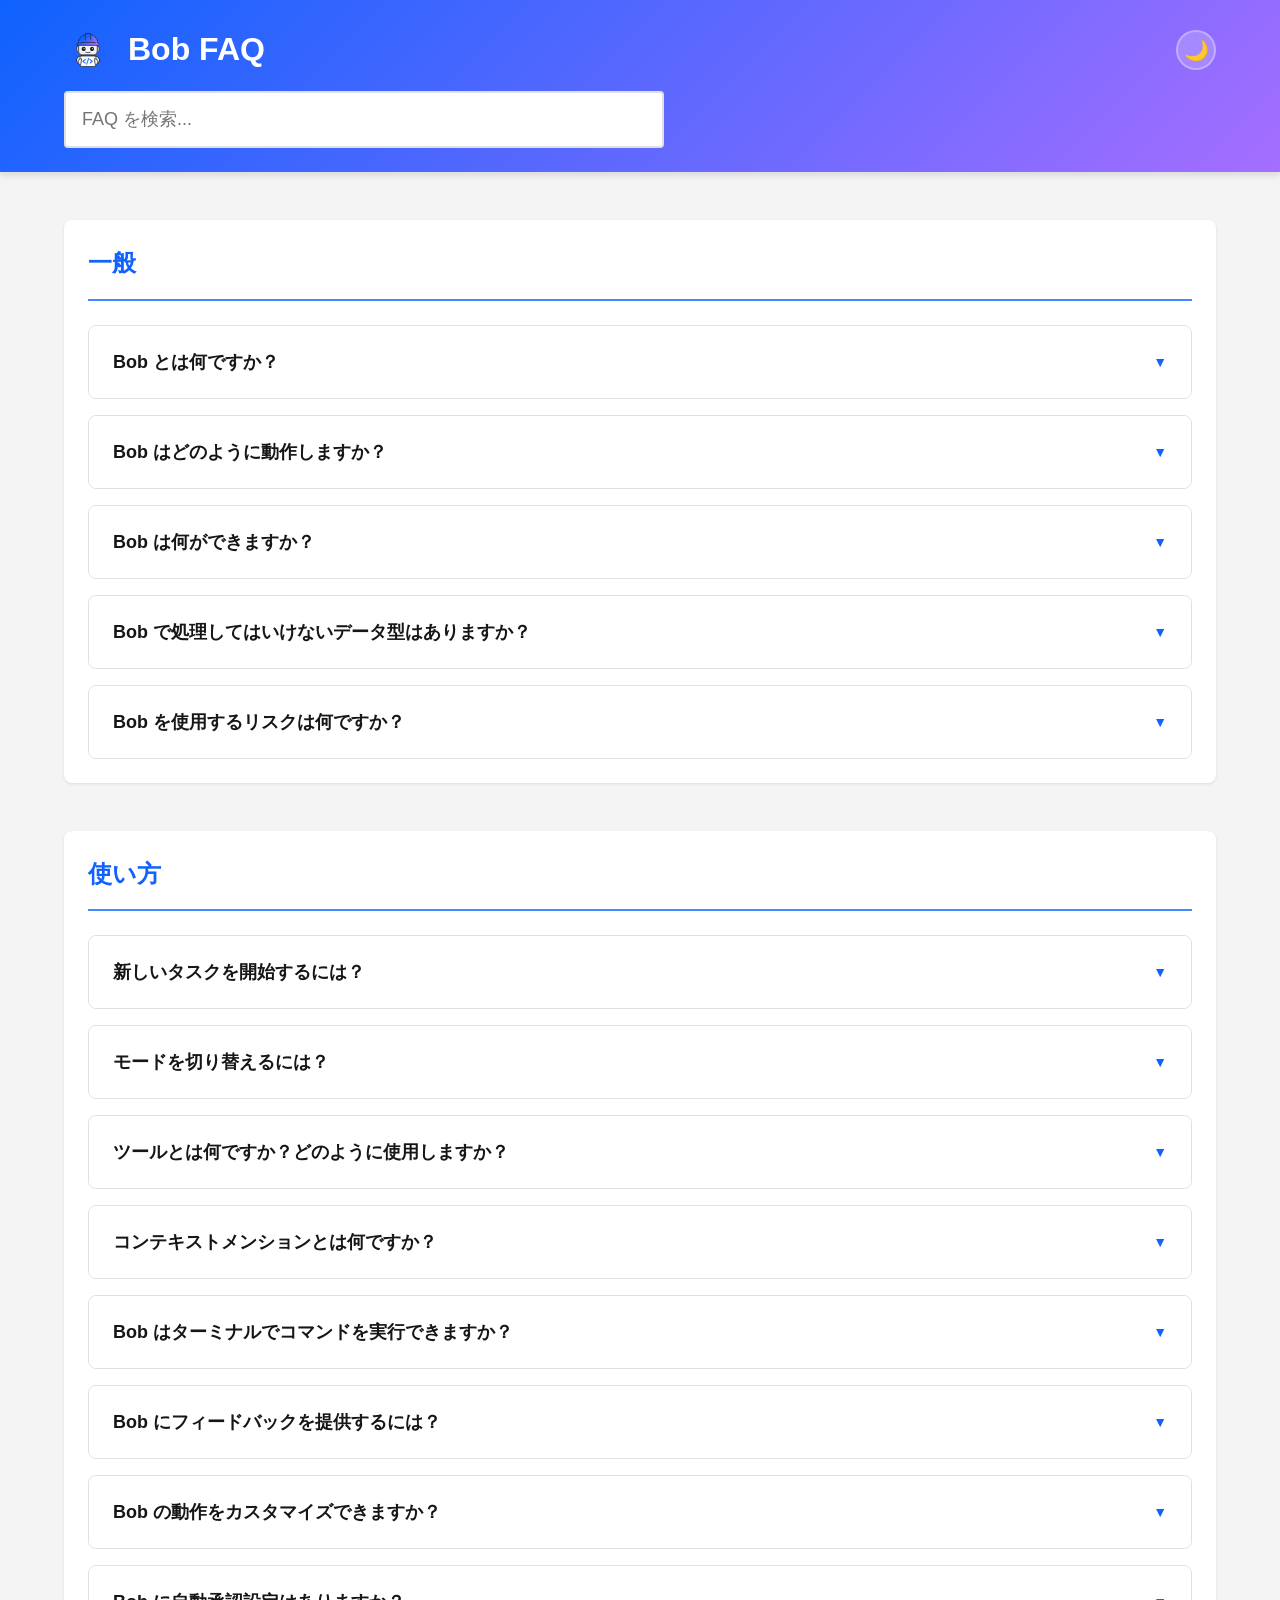
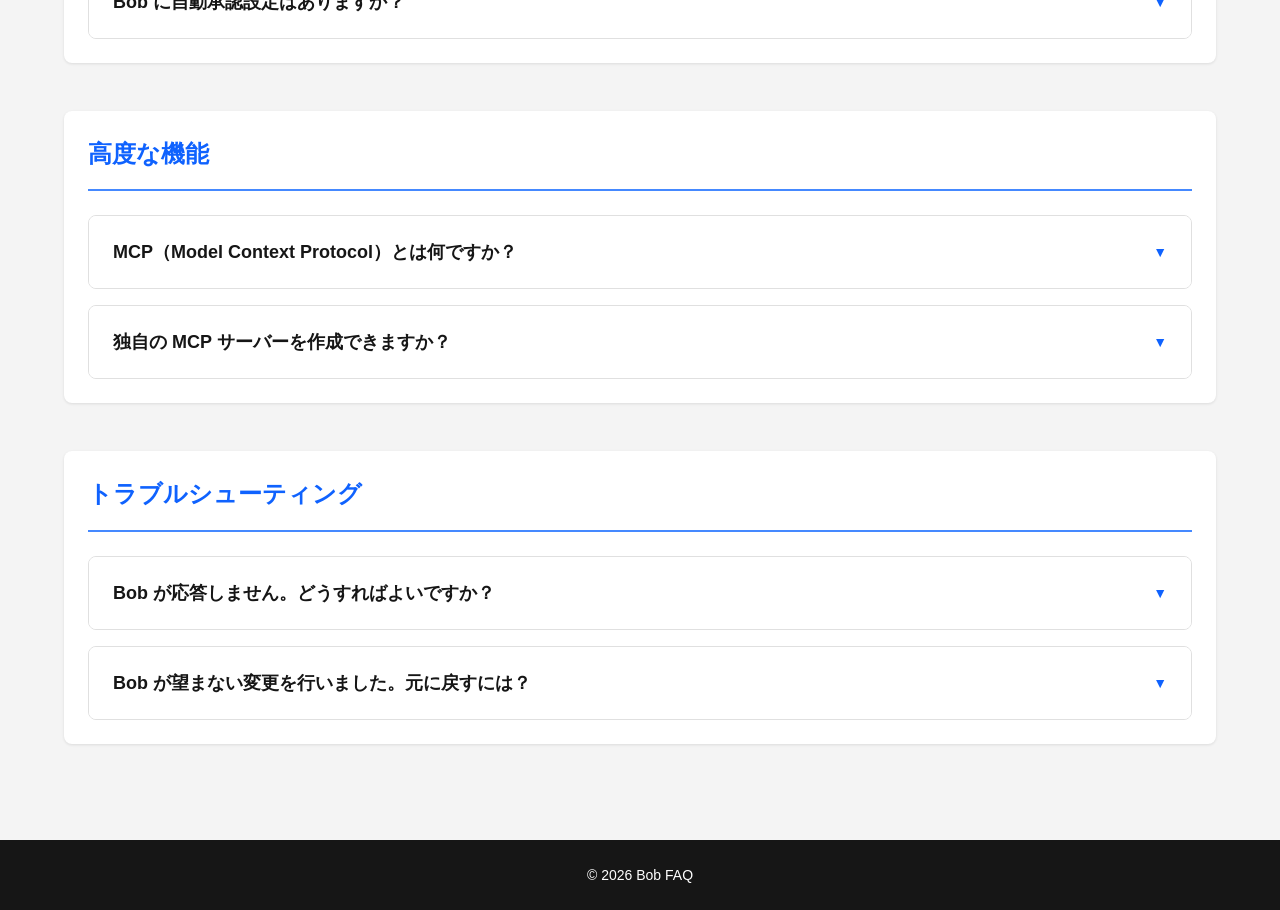
<file: Hands-on/faq-site/index.html>
<!DOCTYPE html>
<html lang="ja">
<head>
  <meta charset="UTF-8">
  <meta name="viewport" content="width=device-width, initial-scale=1.0">
  <meta name="description" content="Bob FAQ - よくある質問と回答">
  <title>Bob FAQ - よくある質問</title>
  <link rel="stylesheet" href="style.css">
</head>
<body>
  <!-- ヘッダー -->
  <header class="header">
    <div class="container">
      <div class="header__top">
        <a href="https://www.ibm.com/products/bob" target="_blank" rel="noopener noreferrer" class="header__logo-link" aria-label="IBM Bob 製品ページへ">
          <img src="bob.svg" alt="Bob" class="header__logo">
        </a>
        <h1 class="header__title">Bob FAQ</h1>
        <button id="themeToggle" class="theme-toggle" aria-label="ダークモード切り替え">
          <span class="theme-toggle__icon">🌙</span>
        </button>
      </div>
      <div class="search-box">
        <input 
          type="text" 
          id="searchInput" 
          class="search-box__input"
          placeholder="FAQ を検索..."
          aria-label="FAQ を検索"
        >
      </div>
    </div>
  </header>

  <!-- メインコンテンツ -->
  <main class="main">
    <div class="container">
      <div id="faqContainer" class="faq-container">
        <!-- JavaScript で動的生成 -->
      </div>
      <div id="noResults" class="no-results" style="display: none;">
        該当する FAQ が見つかりませんでした
      </div>
    </div>
  </main>

  <!-- フッター -->
  <footer class="footer">
    <div class="container">
      <p>&copy; 2026 Bob FAQ</p>
    </div>
  </footer>

  <!-- JavaScript 読み込み -->
  <script src="data.js"></script>
  <script src="script.js"></script>
</body>
</html>
</file>
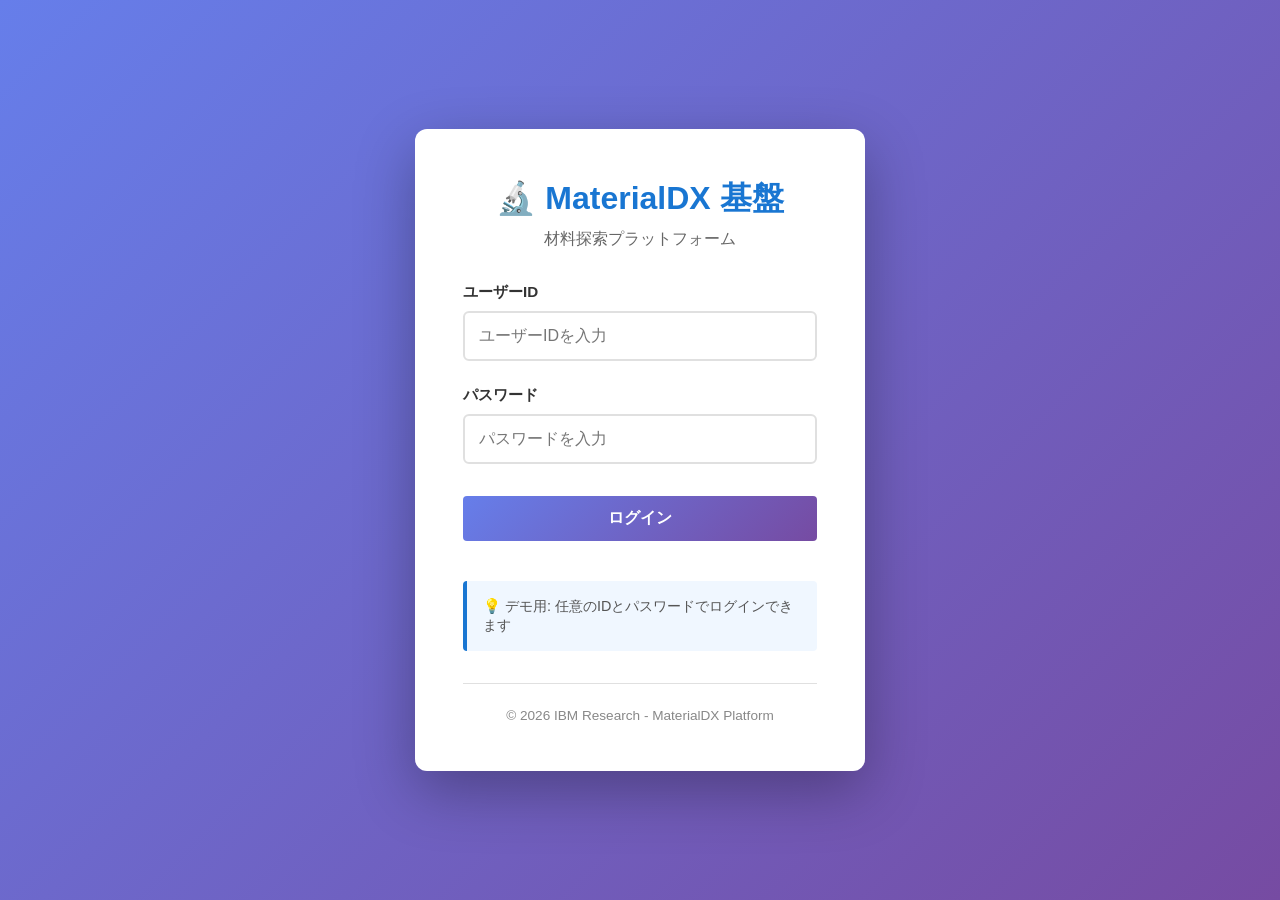
<file: Hands-on/ui-prototype/index.html>
<!DOCTYPE html>
<html lang="ja">
<head>
    <meta charset="UTF-8">
    <meta name="viewport" content="width=device-width, initial-scale=1.0">
    <title>MaterialDX基盤 - UIプロトタイプ</title>
    <link rel="stylesheet" href="style.css">
</head>
<body>
    <!-- ログイン画面 -->
    <div id="login-screen" class="login-screen">
        <div class="login-container">
            <div class="login-header">
                <h1>🔬 MaterialDX 基盤</h1>
                <p>材料探索プラットフォーム</p>
            </div>
            
            <form class="login-form" id="login-form">
                <div class="form-group">
                    <label for="user-id">ユーザーID</label>
                    <input type="text" id="user-id" class="form-input" placeholder="ユーザーIDを入力" required>
                </div>
                
                <div class="form-group">
                    <label for="password">パスワード</label>
                    <input type="password" id="password" class="form-input" placeholder="パスワードを入力" required>
                </div>
                
                <button type="submit" class="btn btn-login">ログイン</button>
                
                <div class="login-info">
                    <p>💡 デモ用: 任意のIDとパスワードでログインできます</p>
                </div>
            </form>
            
            <div class="login-footer">
                <p>© 2026 IBM Research - MaterialDX Platform</p>
            </div>
        </div>
    </div>

    <!-- メインアプリケーション -->
    <div id="main-app" class="main-app" style="display: none;">
    <!-- ヘッダー -->
    <header class="header">
        <div class="header-content">
            <h1 class="logo">MaterialDX 基盤</h1>
            <div class="user-info">
                <span class="user-name">👤 研究者</span>
                <button class="settings-btn">⚙️ 設定</button>
            </div>
        </div>
    </header>

    <!-- ナビゲーション -->
    <nav class="nav">
        <button class="nav-btn active" data-view="interactive">💬 対話型UI</button>
        <button class="nav-btn" data-view="finetune">🔧 Fine-Tune</button>
        <button class="nav-btn" data-view="dashboard">📊 ダッシュボード</button>
        <button class="nav-btn" data-view="history">📚 履歴</button>
    </nav>

    <!-- メインコンテンツ -->
    <main class="main">
        <!-- 対話型UI画面 -->
        <div id="interactive-view" class="view active">
            <div class="view-header">
                <h2>💬 対話型UI - 材料探索アシスタント</h2>
            </div>
            
            <div class="chat-container">
                <div class="chat-messages" id="chat-messages">
                    <div class="message user-message">
                        <div class="message-avatar">👤</div>
                        <div class="message-content">
                            <p>PFAS分解に最適な触媒を探索してください</p>
                        </div>
                    </div>
                    
                    <div class="message ai-message">
                        <div class="message-avatar">🤖</div>
                        <div class="message-content">
                            <p>分析を開始します...</p>
                            <div class="task-progress">
                                <div class="task-item completed">
                                    <span class="task-icon">✓</span>
                                    <span class="task-name">タスク1: データ分析</span>
                                </div>
                                <div class="task-item in-progress">
                                    <span class="task-icon">⏳</span>
                                    <span class="task-name">タスク2: 予測モデル実行</span>
                                </div>
                                <div class="task-item pending">
                                    <span class="task-icon">○</span>
                                    <span class="task-name">タスク3: 最適化計算</span>
                                </div>
                            </div>
                        </div>
                    </div>
                    
                    <div class="message ai-message" id="result-message" style="display: none;">
                        <div class="message-avatar">🤖</div>
                        <div class="message-content">
                            <p>分析が完了しました。</p>
                            <div class="result-box">
                                <h4>候補物質:</h4>
                                <ul>
                                    <li>TiO2 (信頼度: 78%)</li>
                                    <li>ZnO (信頼度: 82%)</li>
                                    <li>CeO2 (信頼度: 85%)</li>
                                </ul>
                                <div class="accuracy-warning">
                                    <span class="warning-icon">⚠️</span>
                                    <span>精度: 78% (推奨: 85%以上)</span>
                                </div>
                            </div>
                            <div class="action-buttons">
                                <button class="btn btn-secondary">📊 グラフ表示</button>
                                <button class="btn btn-secondary">📄 詳細を見る</button>
                            </div>
                            <div class="suggestion-box">
                                <p>💡 このモデルの精度を向上させますか？</p>
                                <button class="btn btn-primary" id="start-finetune-btn">🔧 Fine-Tuneを開始</button>
                            </div>
                        </div>
                    </div>
                </div>
                
                <div class="chat-input-container">
                    <input type="text" class="chat-input" placeholder="メッセージを入力..." id="chat-input">
                    <button class="send-btn" id="send-btn">送信</button>
                </div>
                
                <div class="quick-actions">
                    <button class="quick-action-btn">📊 結果を保存</button>
                    <button class="quick-action-btn">📤 レポート出力</button>
                    <button class="quick-action-btn">🔄 再実行</button>
                </div>
            </div>
        </div>

        <!-- Fine-Tune UI画面 -->
        <div id="finetune-view" class="view">
            <div class="view-header">
                <h2>🔧 Fine-Tune UI - モデル最適化</h2>
            </div>
            
            <div class="finetune-container">
                <!-- ステップ1: モデル選択 -->
                <div class="finetune-step" id="finetune-step1">
                    <div class="step-header">
                        <h3>ステップ 1/5: モデル選択</h3>
                    </div>
                    
                    <div class="model-selection">
                        <div class="model-option">
                            <input type="radio" name="model" id="model1" checked>
                            <label for="model1">
                                <strong>触媒性能予測モデル</strong>
                                <span class="model-accuracy">現在の精度: 85%</span>
                            </label>
                        </div>
                        <div class="model-option">
                            <input type="radio" name="model" id="model2">
                            <label for="model2">
                                <strong>材料安定性予測モデル</strong>
                                <span class="model-accuracy">現在の精度: 78%</span>
                            </label>
                        </div>
                        <div class="model-option">
                            <input type="radio" name="model" id="model3">
                            <label for="model3">
                                <strong>反応速度予測モデル</strong>
                                <span class="model-accuracy">現在の精度: 82%</span>
                            </label>
                        </div>
                        
                        <div class="recommendation-box">
                            <p>💡 対話型UIからの推奨:</p>
                            <p>触媒性能予測モデルの精度向上が効果的です</p>
                            <button class="btn btn-secondary">この推奨を適用</button>
                        </div>
                    </div>
                    
                    <div class="step-actions">
                        <button class="btn btn-secondary">キャンセル</button>
                        <button class="btn btn-primary" id="next-step-btn">次へ →</button>
                    </div>
                </div>
                
                <!-- ステップ2: 最適化パラメーター設定 -->
                <div class="finetune-step" id="finetune-step2" style="display: none;">
                    <div class="step-header">
                        <h3>ステップ 2/5: 最適化パラメーター設定</h3>
                    </div>
                    
                    <div class="parameter-container">
                        <div class="parameter-section">
                            <h4>🎯 最適化目標</h4>
                            <div class="parameter-group">
                                <label for="optimization-target">最適化対象:</label>
                                <select id="optimization-target" class="parameter-input">
                                    <option value="accuracy">精度 (Accuracy)</option>
                                    <option value="loss">損失関数 (Loss)</option>
                                    <option value="f1">F1スコア</option>
                                    <option value="balanced">バランス型</option>
                                </select>
                            </div>
                            
                            <div class="parameter-group">
                                <label for="target-accuracy">目標精度 (%):</label>
                                <input type="number" id="target-accuracy" class="parameter-input" value="90" min="80" max="99" step="1">
                                <span class="parameter-hint">現在: 85% → 目標: 90%</span>
                            </div>
                        </div>
                        
                        <div class="parameter-section">
                            <h4>⚙️ 学習パラメーター</h4>
                            <div class="parameter-group">
                                <label for="learning-rate">学習率 (Learning Rate):</label>
                                <input type="number" id="learning-rate" class="parameter-input" value="0.001" min="0.0001" max="0.1" step="0.0001">
                                <span class="parameter-hint">推奨: 0.001 - 0.01</span>
                            </div>
                            
                            <div class="parameter-group">
                                <label for="batch-size">バッチサイズ:</label>
                                <select id="batch-size" class="parameter-input">
                                    <option value="16">16</option>
                                    <option value="32" selected>32</option>
                                    <option value="64">64</option>
                                    <option value="128">128</option>
                                </select>
                            </div>
                            
                            <div class="parameter-group">
                                <label for="epochs">エポック数:</label>
                                <input type="number" id="epochs" class="parameter-input" value="100" min="10" max="500" step="10">
                                <span class="parameter-hint">推定時間: 約2-3時間</span>
                            </div>
                        </div>
                        
                        <div class="parameter-section">
                            <h4>🔧 Decision Optimization設定</h4>
                            <div class="parameter-group">
                                <label for="optimization-method">最適化手法:</label>
                                <select id="optimization-method" class="parameter-input">
                                    <option value="cplex">CPLEX (高精度)</option>
                                    <option value="genetic" selected>遺伝的アルゴリズム (バランス)</option>
                                    <option value="gradient">勾配降下法 (高速)</option>
                                    <option value="bayesian">ベイズ最適化 (効率的)</option>
                                </select>
                            </div>
                            
                            <div class="parameter-group">
                                <label for="constraint-type">制約条件:</label>
                                <select id="constraint-type" class="parameter-input">
                                    <option value="none">なし</option>
                                    <option value="resource" selected>リソース制約あり</option>
                                    <option value="time">時間制約あり</option>
                                    <option value="custom">カスタム</option>
                                </select>
                            </div>
                            
                            <div class="parameter-group">
                                <label for="cpu-cores">使用CPUコア数:</label>
                                <input type="number" id="cpu-cores" class="parameter-input" value="8" min="1" max="32" step="1">
                                <span class="parameter-hint">IBM Cloud CPU: 最大32コア</span>
                            </div>
                        </div>
                        
                        <div class="parameter-section">
                            <h4>📊 データ設定</h4>
                            <div class="parameter-group">
                                <label for="training-data-ratio">学習データ比率 (%):</label>
                                <input type="range" id="training-data-ratio" class="parameter-slider" value="80" min="60" max="90" step="5">
                                <span class="parameter-value" id="training-ratio-value">80%</span>
                            </div>
                            
                            <div class="parameter-group">
                                <label for="validation-data-ratio">検証データ比率 (%):</label>
                                <input type="range" id="validation-data-ratio" class="parameter-slider" value="15" min="5" max="30" step="5">
                                <span class="parameter-value" id="validation-ratio-value">15%</span>
                            </div>
                            
                            <div class="parameter-group">
                                <label>
                                    <input type="checkbox" id="data-augmentation" checked>
                                    データ拡張を使用
                                </label>
                            </div>
                        </div>
                        
                        <div class="parameter-summary">
                            <h4>📋 設定サマリー</h4>
                            <div class="summary-grid">
                                <div class="summary-item">
                                    <span class="summary-label">最適化手法:</span>
                                    <span class="summary-value" id="summary-method">遺伝的アルゴリズム</span>
                                </div>
                                <div class="summary-item">
                                    <span class="summary-label">目標精度:</span>
                                    <span class="summary-value" id="summary-target">90%</span>
                                </div>
                                <div class="summary-item">
                                    <span class="summary-label">推定時間:</span>
                                    <span class="summary-value" id="summary-time">2-3時間</span>
                                </div>
                                <div class="summary-item">
                                    <span class="summary-label">使用リソース:</span>
                                    <span class="summary-value" id="summary-resource">IBM Cloud CPU (8コア)</span>
                                </div>
                            </div>
                        </div>
                    </div>
                    
                    <div class="step-actions">
                        <button class="btn btn-secondary" id="back-to-model-btn">← 戻る</button>
                        <button class="btn btn-primary" id="start-optimization-btn">🚀 最適化を開始</button>
                    </div>
                </div>
                
                <!-- ステップ3: 学習中 -->
                <div class="finetune-step" id="finetune-step3" style="display: none;">
                    <div class="step-header">
                        <h3>🔧 Fine-Tune UI - 学習中</h3>
                    </div>
                    
                    <div class="training-progress">
                        <div class="progress-header">
                            <span>学習進捗: Epoch <span id="current-epoch">15</span>/100 (<span id="progress-percent">15</span>%)</span>
                        </div>
                        <div class="progress-bar">
                            <div class="progress-fill" id="progress-fill"></div>
                        </div>
                        
                        <div class="metrics-grid">
                            <div class="metric-card">
                                <h4>Loss</h4>
                                <div class="metric-value" id="loss-value">0.234</div>
                                <div class="metric-chart">📉</div>
                            </div>
                            <div class="metric-card">
                                <h4>Accuracy</h4>
                                <div class="metric-value" id="accuracy-value">87.5%</div>
                                <div class="metric-chart">📈</div>
                            </div>
                        </div>
                        
                        <div class="resource-info">
                            <p>GPU使用率: <span id="gpu-usage">95%</span> | メモリ: <span id="memory-usage">14.2GB/16GB</span></p>
                            <p>推定残り時間: <span id="remaining-time">2時間 15分</span></p>
                        </div>
                        
                        <div class="training-actions">
                            <button class="btn btn-secondary">一時停止</button>
                            <button class="btn btn-secondary">停止</button>
                            <button class="btn btn-primary" id="complete-training-btn">完了をシミュレート</button>
                        </div>
                        
                        <div class="info-box">
                            <p>💡 学習完了後、対話型UIで新しいモデルを試せます</p>
                        </div>
                    </div>
                </div>
                
                <!-- ステップ3: 完了 -->
                <div class="finetune-step" id="finetune-step3" style="display: none;">
                    <div class="step-header">
                        <h3>✅ Fine-Tune完了</h3>
                    </div>
                    
                    <div class="completion-content">
                        <div class="success-message">
                            <span class="success-icon">🎉</span>
                            <h3>新しいモデル v2.1 が利用可能です</h3>
                        </div>
                        
                        <div class="model-comparison">
                            <h4>モデル比較</h4>
                            <table class="comparison-table">
                                <thead>
                                    <tr>
                                        <th></th>
                                        <th>旧モデル v2.0</th>
                                        <th>新モデル v2.1</th>
                                    </tr>
                                </thead>
                                <tbody>
                                    <tr>
                                        <td>精度</td>
                                        <td>85%</td>
                                        <td class="improved">92% ↑</td>
                                    </tr>
                                    <tr>
                                        <td>応答時間</td>
                                        <td>3.5秒</td>
                                        <td class="improved">2.8秒 ↓</td>
                                    </tr>
                                    <tr>
                                        <td>GPU使用</td>
                                        <td>高</td>
                                        <td class="improved">中</td>
                                    </tr>
                                </tbody>
                            </table>
                        </div>
                        
                        <div class="completion-actions">
                            <button class="btn btn-secondary">さらにFine-Tune</button>
                            <button class="btn btn-primary" id="test-new-model-btn">対話型UIで試す →</button>
                        </div>
                    </div>
                </div>
            </div>
        </div>

        <!-- ダッシュボード画面 -->
        <div id="dashboard-view" class="view">
            <div class="view-header">
                <h2>📊 ダッシュボード - 全体概要</h2>
            </div>
            
            <div class="dashboard-container">
                <div class="stats-grid">
                    <div class="stat-card">
                        <h3>対話型UI 統計</h3>
                        <div class="stat-item">
                            <span class="stat-label">今日の実行:</span>
                            <span class="stat-value">24回</span>
                        </div>
                        <div class="stat-item">
                            <span class="stat-label">成功率:</span>
                            <span class="stat-value">95%</span>
                        </div>
                        <div class="stat-item">
                            <span class="stat-label">平均応答:</span>
                            <span class="stat-value">3.2秒</span>
                        </div>
                        <button class="btn btn-secondary">詳細を見る</button>
                    </div>
                    
                    <div class="stat-card">
                        <h3>Fine-Tune 統計</h3>
                        <div class="stat-item">
                            <span class="stat-label">進行中:</span>
                            <span class="stat-value">1ジョブ</span>
                        </div>
                        <div class="stat-item">
                            <span class="stat-label">完了:</span>
                            <span class="stat-value">3ジョブ</span>
                        </div>
                        <div class="stat-item">
                            <span class="stat-label">待機中:</span>
                            <span class="stat-value">0ジョブ</span>
                        </div>
                        <button class="btn btn-secondary">詳細を見る</button>
                    </div>
                </div>
                
                <div class="chart-container">
                    <h3>モデル精度の推移</h3>
                    <div class="chart-placeholder">
                        <p>📈 グラフ表示エリア</p>
                        <p>（実装時にChart.jsなどで可視化）</p>
                    </div>
                </div>
                
                <div class="activity-feed">
                    <h3>最近のアクティビティ</h3>
                    <div class="activity-item">
                        <span class="activity-time">15:30</span>
                        <span class="activity-text">Fine-Tune完了: 触媒性能予測モデル v2.1</span>
                    </div>
                    <div class="activity-item">
                        <span class="activity-time">14:45</span>
                        <span class="activity-text">対話型UI: 新規材料探索クエリ実行</span>
                    </div>
                    <div class="activity-item">
                        <span class="activity-time">13:20</span>
                        <span class="activity-text">Fine-Tune開始: 反応速度予測モデル</span>
                    </div>
                </div>
            </div>
        </div>

        <!-- 履歴画面 -->
        <div id="history-view" class="view">
            <div class="view-header">
                <h2>📚 履歴</h2>
            </div>
            
            <div class="history-container">
                <p>過去の実行履歴が表示されます</p>
            </div>
        </div>
    </main>

    <!-- 通知エリア -->
    <div class="notification-container" id="notification-container"></div>
    </div>

    <script src="script.js"></script>
</body>
</html>
</file>
<file: Hands-on/faq-site/style.css>
/* CSS カスタムプロパティ */
:root {
  /* プライマリカラー（Bob カラー） */
  --color-primary: #0f62fe;
  --color-primary-dark: #0043ce;
  --color-primary-light: #4589ff;
  --color-secondary: #a56eff;
  
  /* グレースケール */
  --color-text: #161616;
  --color-text-secondary: #525252;
  --color-background: #ffffff;
  --color-background-alt: #f4f4f4;
  --color-border: #e0e0e0;
  
  /* ステータスカラー */
  --color-hover: #e8f4ff;
  --color-active: #d0e2ff;
  
  /* シャドウ */
  --shadow-sm: 0 1px 3px rgba(0, 0, 0, 0.1);
  --shadow-md: 0 4px 6px rgba(0, 0, 0, 0.1);
  
  /* スペーシング */
  --spacing-xs: 0.5rem;
  --spacing-sm: 1rem;
  --spacing-md: 1.5rem;
  --spacing-lg: 2rem;
  --spacing-xl: 3rem;
  
  /* タイポグラフィ */
  --font-family: -apple-system, BlinkMacSystemFont, 'Segoe UI',
                 'Helvetica Neue', Arial, sans-serif;
  --font-size-base: 16px;
  --font-size-sm: 14px;
  --font-size-lg: 18px;
  --font-size-xl: 24px;
  --font-size-xxl: 32px;
  
  /* トランジション */
  --transition-fast: 150ms ease;
  --transition-base: 300ms ease;
}

/* ダークテーマ */
[data-theme="dark"] {
  /* グレースケール（反転） */
  --color-text: #f4f4f4;
  --color-text-secondary: #c6c6c6;
  --color-background: #161616;
  --color-background-alt: #262626;
  --color-border: #393939;
  
  /* ステータスカラー */
  --color-hover: #353535;
  --color-active: #525252;
  
  /* シャドウ */
  --shadow-sm: 0 1px 3px rgba(0, 0, 0, 0.3);
  --shadow-md: 0 4px 6px rgba(0, 0, 0, 0.3);
}

/* リセット */
* {
  margin: 0;
  padding: 0;
  box-sizing: border-box;
}

/* ベーススタイル */
body {
  font-family: var(--font-family);
  font-size: var(--font-size-base);
  line-height: 1.6;
  color: var(--color-text);
  background-color: var(--color-background-alt);
}

/* コンテナ */
.container {
  max-width: 1200px;
  margin: 0 auto;
  padding: 0 var(--spacing-sm);
}

/* ヘッダー */
.header {
  background: linear-gradient(135deg, var(--color-primary) 0%, var(--color-secondary) 100%);
  color: white;
  padding: var(--spacing-md) 0;
  box-shadow: var(--shadow-md);
  position: sticky;
  top: 0;
  z-index: 100;
}

.header__top {
  display: flex;
  align-items: center;
  gap: var(--spacing-sm);
  margin-bottom: var(--spacing-sm);
}

.header__logo-link {
  display: flex;
  align-items: center;
  text-decoration: none;
  transition: transform var(--transition-fast);
}

.header__logo-link:hover {
  transform: scale(1.05);
}

.header__logo-link:focus {
  outline: 2px solid white;
  outline-offset: 4px;
  border-radius: 4px;
}

.header__logo {
  width: 48px;
  height: 48px;
  display: block;
}

.header__title {
  font-size: var(--font-size-xxl);
  font-weight: 600;
  margin: 0;
  flex: 1;
}

.theme-toggle {
  background: rgba(255, 255, 255, 0.2);
  border: 2px solid rgba(255, 255, 255, 0.3);
  border-radius: 50%;
  width: 40px;
  height: 40px;
  display: flex;
  align-items: center;
  justify-content: center;
  cursor: pointer;
  transition: all var(--transition-fast);
  padding: 0;
}

.theme-toggle:hover {
  background: rgba(255, 255, 255, 0.3);
  transform: scale(1.1);
}

.theme-toggle:focus {
  outline: 2px solid white;
  outline-offset: 2px;
}

.theme-toggle__icon {
  font-size: 20px;
  line-height: 1;
}

/* 検索ボックス */
.search-box {
  margin-top: var(--spacing-sm);
}

.search-box__input {
  width: 100%;
  max-width: 600px;
  padding: var(--spacing-sm);
  border: 2px solid var(--color-border);
  border-radius: 4px;
  font-size: var(--font-size-base);
  transition: border-color var(--transition-fast);
}

.search-box__input:focus {
  outline: none;
  border-color: var(--color-primary-light);
}

/* メインコンテンツ */
.main {
  padding: var(--spacing-lg) 0;
  min-height: calc(100vh - 200px);
}

/* FAQ コンテナ */
.faq-container {
  display: flex;
  flex-direction: column;
  gap: var(--spacing-lg);
}

/* FAQ カテゴリー */
.faq-category {
  background: var(--color-background);
  border-radius: 8px;
  padding: var(--spacing-md);
  box-shadow: var(--shadow-sm);
}

.faq-category__title {
  font-size: var(--font-size-xl);
  font-weight: 600;
  color: var(--color-primary);
  margin-bottom: var(--spacing-md);
  padding-bottom: var(--spacing-sm);
  border-bottom: 2px solid var(--color-primary-light);
}

/* FAQ リスト */
.faq-list {
  display: flex;
  flex-direction: column;
  gap: var(--spacing-sm);
}

/* FAQ アイテム */
.faq-item {
  border: 1px solid var(--color-border);
  border-radius: 8px;
  overflow: hidden;
  transition: box-shadow var(--transition-fast);
}

.faq-item:hover {
  box-shadow: var(--shadow-sm);
}

/* FAQ 質問 */
.faq-item__question {
  width: 100%;
  padding: var(--spacing-md);
  background: var(--color-background);
  border: none;
  text-align: left;
  cursor: pointer;
  display: flex;
  justify-content: space-between;
  align-items: center;
  font-size: var(--font-size-base);
  font-weight: 600;
  color: var(--color-text);
  transition: background-color var(--transition-fast);
}

.faq-item__question:hover {
  background: var(--color-hover);
}

.faq-item__question:focus {
  outline: 2px solid var(--color-primary);
  outline-offset: -2px;
}

/* FAQ アイコン */
.faq-item__icon {
  font-size: var(--font-size-sm);
  color: var(--color-primary);
  transition: transform var(--transition-base);
  flex-shrink: 0;
  margin-left: var(--spacing-sm);
}

.faq-item__question[aria-expanded="true"] .faq-item__icon {
  transform: rotate(180deg);
}

/* FAQ 回答 */
.faq-item__answer {
  max-height: 0;
  overflow: hidden;
  transition: max-height var(--transition-base);
  background: var(--color-background-alt);
}

.faq-item__answer.active {
  max-height: 2000px;
  padding: var(--spacing-md);
}

.faq-item__answer p {
  color: var(--color-text-secondary);
  line-height: 1.8;
  white-space: pre-line;
}

/* 検索結果なし */
.no-results {
  text-align: center;
  padding: var(--spacing-xl);
  font-size: var(--font-size-lg);
  color: var(--color-text-secondary);
  background: var(--color-background);
  border-radius: 8px;
  box-shadow: var(--shadow-sm);
}

/* フッター */
.footer {
  background: var(--color-text);
  color: white;
  padding: var(--spacing-md) 0;
  text-align: center;
  margin-top: var(--spacing-xl);
}

.footer p {
  font-size: var(--font-size-sm);
}

/* レスポンシブデザイン */

/* タブレット */
@media (min-width: 768px) {
  .header__title {
    font-size: var(--font-size-xxl);
  }
  
  .search-box__input {
    font-size: var(--font-size-lg);
  }
  
  .faq-item__question {
    font-size: var(--font-size-lg);
  }
}

/* デスクトップ */
@media (min-width: 1024px) {
  .container {
    padding: 0 var(--spacing-md);
  }
  
  .main {
    padding: var(--spacing-xl) 0;
  }
  
  .faq-container {
    gap: var(--spacing-xl);
  }
}

/* スマートフォン用の調整 */
@media (max-width: 767px) {
  .header__title {
    font-size: var(--font-size-xl);
  }
  
  .header__logo {
    width: 36px;
    height: 36px;
  }
  
  .theme-toggle {
    width: 36px;
    height: 36px;
  }
  
  .theme-toggle__icon {
    font-size: 18px;
  }
  
  .search-box__input {
    font-size: var(--font-size-base);
  }
  
  .faq-item__question {
    font-size: var(--font-size-sm);
    padding: var(--spacing-sm);
  }
  
  .faq-item__answer.active {
    padding: var(--spacing-sm);
  }
  
  .faq-category {
    padding: var(--spacing-sm);
  }
}

/* スムーズなテーマ切り替え */
body {
  transition: background-color var(--transition-base), color var(--transition-base);
}

.header,
.faq-category,
.faq-item,
.faq-item__question,
.faq-item__answer,
.no-results {
  transition: background-color var(--transition-base),
              color var(--transition-base),
              border-color var(--transition-base);
}

/* Made with Bob */
</file>
<file: Hands-on/ui-prototype/style.css>
/* ログイン画面 */
.login-screen {
    display: flex;
    justify-content: center;
    align-items: center;
    min-height: 100vh;
    background: linear-gradient(135deg, #667eea 0%, #764ba2 100%);
    padding: 2rem;
}

.login-container {
    background: white;
    border-radius: 12px;
    box-shadow: 0 20px 60px rgba(0,0,0,0.3);
    padding: 3rem;
    width: 100%;
    max-width: 450px;
    animation: slideIn 0.5s ease-out;
}

@keyframes slideIn {
    from {
        opacity: 0;
        transform: translateY(-30px);
    }
    to {
        opacity: 1;
        transform: translateY(0);
    }
}

.login-header {
    text-align: center;
    margin-bottom: 2rem;
}

.login-header h1 {
    font-size: 2rem;
    color: #1976d2;
    margin-bottom: 0.5rem;
}

.login-header p {
    color: #666;
    font-size: 1rem;
}

.login-form {
    display: flex;
    flex-direction: column;
    gap: 1.5rem;
}

.form-group {
    display: flex;
    flex-direction: column;
    gap: 0.5rem;
}

.form-group label {
    font-weight: 600;
    color: #333;
    font-size: 0.95rem;
}

.form-input {
    padding: 0.875rem;
    border: 2px solid #e0e0e0;
    border-radius: 6px;
    font-size: 1rem;
    transition: all 0.3s;
}

.form-input:focus {
    outline: none;
    border-color: #1976d2;
    box-shadow: 0 0 0 3px rgba(25, 118, 210, 0.1);
}

.btn-login {
    background: linear-gradient(135deg, #667eea 0%, #764ba2 100%);
    color: white;
    padding: 1rem;
    border: none;
    border-radius: 6px;
    font-size: 1.1rem;
    font-weight: 600;
    cursor: pointer;
    transition: transform 0.2s, box-shadow 0.2s;
    margin-top: 0.5rem;
}

.btn-login:hover {
    transform: translateY(-2px);
    box-shadow: 0 6px 20px rgba(102, 126, 234, 0.4);
}

.btn-login:active {
    transform: translateY(0);
}

.login-info {
    background: #f0f7ff;
    border-left: 4px solid #1976d2;
    padding: 1rem;
    border-radius: 4px;
    margin-top: 1rem;
}

.login-info p {
    margin: 0;
    font-size: 0.9rem;
    color: #555;
}

.login-footer {
    text-align: center;
    margin-top: 2rem;
    padding-top: 1.5rem;
    border-top: 1px solid #e0e0e0;
}

.login-footer p {
    margin: 0;
    font-size: 0.85rem;
    color: #888;
}

.main-app {
    display: none;
}

* {
    margin: 0;
    padding: 0;
    box-sizing: border-box;
}

body {
    font-family: -apple-system, BlinkMacSystemFont, 'Segoe UI', 'Roboto', 'Helvetica', 'Arial', sans-serif;
    background-color: #f5f5f5;
    color: #333;
}

/* ヘッダー */
.header {
    background-color: #1976d2;
    color: white;
    padding: 1rem 2rem;
    box-shadow: 0 2px 4px rgba(0,0,0,0.1);
}

.header-content {
    max-width: 1400px;
    margin: 0 auto;
    display: flex;
    justify-content: space-between;
    align-items: center;
}

.logo {
    font-size: 1.5rem;
    font-weight: bold;
}

.user-info {
    display: flex;
    align-items: center;
    gap: 1rem;
}

.user-name {
    font-size: 0.9rem;
}

.settings-btn {
    background: rgba(255,255,255,0.2);
    border: none;
    color: white;
    padding: 0.5rem 1rem;
    border-radius: 4px;
    cursor: pointer;
    transition: background 0.3s;
}

.settings-btn:hover {
    background: rgba(255,255,255,0.3);
}

/* ナビゲーション */
.nav {
    background-color: white;
    padding: 0 2rem;
    box-shadow: 0 2px 4px rgba(0,0,0,0.05);
    display: flex;
    gap: 0.5rem;
    max-width: 1400px;
    margin: 0 auto;
}

.nav-btn {
    background: none;
    border: none;
    padding: 1rem 1.5rem;
    cursor: pointer;
    font-size: 1rem;
    color: #666;
    border-bottom: 3px solid transparent;
    transition: all 0.3s;
}

.nav-btn:hover {
    color: #1976d2;
    background-color: #f5f5f5;
}

.nav-btn.active {
    color: #1976d2;
    border-bottom-color: #1976d2;
    font-weight: 600;
}

/* メインコンテンツ */
.main {
    max-width: 1400px;
    margin: 2rem auto;
    padding: 0 2rem;
}

.view {
    display: none;
    animation: fadeIn 0.3s;
}

.view.active {
    display: block;
}

@keyframes fadeIn {
    from { opacity: 0; transform: translateY(10px); }
    to { opacity: 1; transform: translateY(0); }
}

.view-header {
    margin-bottom: 1.5rem;
}

.view-header h2 {
    font-size: 1.8rem;
    color: #333;
}

/* 対話型UI */
.chat-container {
    background: white;
    border-radius: 8px;
    box-shadow: 0 2px 8px rgba(0,0,0,0.1);
    overflow: hidden;
}

.chat-messages {
    padding: 2rem;
    min-height: 500px;
    max-height: 600px;
    overflow-y: auto;
}

.message {
    display: flex;
    gap: 1rem;
    margin-bottom: 1.5rem;
    animation: slideIn 0.3s;
}

@keyframes slideIn {
    from { opacity: 0; transform: translateX(-20px); }
    to { opacity: 1; transform: translateX(0); }
}

.message-avatar {
    font-size: 2rem;
    flex-shrink: 0;
}

.message-content {
    flex: 1;
    background: #f5f5f5;
    padding: 1rem;
    border-radius: 8px;
}

.user-message .message-content {
    background: #e3f2fd;
}

.ai-message .message-content {
    background: #f5f5f5;
}

.task-progress {
    margin-top: 1rem;
}

.task-item {
    display: flex;
    align-items: center;
    gap: 0.5rem;
    padding: 0.5rem;
    margin: 0.5rem 0;
    border-radius: 4px;
}

.task-item.completed {
    background: #e8f5e9;
    color: #2e7d32;
}

.task-item.in-progress {
    background: #fff3e0;
    color: #f57c00;
}

.task-item.pending {
    background: #f5f5f5;
    color: #999;
}

.task-icon {
    font-weight: bold;
}

.result-box {
    background: white;
    padding: 1rem;
    border-radius: 4px;
    margin: 1rem 0;
    border: 1px solid #e0e0e0;
}

.result-box h4 {
    margin-bottom: 0.5rem;
    color: #1976d2;
}

.result-box ul {
    list-style: none;
    padding-left: 0;
}

.result-box li {
    padding: 0.5rem 0;
    border-bottom: 1px solid #f0f0f0;
}

.result-box li:last-child {
    border-bottom: none;
}

.accuracy-warning {
    background: #fff3e0;
    padding: 0.75rem;
    border-radius: 4px;
    margin-top: 1rem;
    display: flex;
    align-items: center;
    gap: 0.5rem;
    color: #f57c00;
}

.warning-icon {
    font-size: 1.2rem;
}

.action-buttons {
    display: flex;
    gap: 0.5rem;
    margin: 1rem 0;
}

.suggestion-box {
    background: #e8f5e9;
    padding: 1rem;
    border-radius: 4px;
    margin-top: 1rem;
}

.suggestion-box p {
    margin-bottom: 0.75rem;
    color: #2e7d32;
    font-weight: 500;
}

.chat-input-container {
    display: flex;
    gap: 0.5rem;
    padding: 1rem;
    border-top: 1px solid #e0e0e0;
}

.chat-input {
    flex: 1;
    padding: 0.75rem;
    border: 1px solid #e0e0e0;
    border-radius: 4px;
    font-size: 1rem;
}

.send-btn {
    padding: 0.75rem 2rem;
    background: #1976d2;
    color: white;
    border: none;
    border-radius: 4px;
    cursor: pointer;
    font-size: 1rem;
    transition: background 0.3s;
}

.send-btn:hover {
    background: #1565c0;
}

.quick-actions {
    display: flex;
    gap: 0.5rem;
    padding: 1rem;
    border-top: 1px solid #e0e0e0;
    background: #fafafa;
}

.quick-action-btn {
    padding: 0.5rem 1rem;
    background: white;
    border: 1px solid #e0e0e0;
    border-radius: 4px;
    cursor: pointer;
    transition: all 0.3s;
}

.quick-action-btn:hover {
    background: #f5f5f5;
    border-color: #1976d2;
    color: #1976d2;
}

/* Fine-Tune UI */
.finetune-container {
    background: white;
    border-radius: 8px;
    box-shadow: 0 2px 8px rgba(0,0,0,0.1);
    padding: 2rem;
}

.finetune-step {
    animation: fadeIn 0.3s;
}

.step-header {
    margin-bottom: 2rem;
    padding-bottom: 1rem;
    border-bottom: 2px solid #e0e0e0;
}

.step-header h3 {
    font-size: 1.5rem;
    color: #333;
}

.model-selection {
    margin: 2rem 0;
}

.model-option {
    background: #f5f5f5;
    padding: 1.5rem;
    margin: 1rem 0;
    border-radius: 8px;
    border: 2px solid transparent;
    transition: all 0.3s;
}

.model-option:hover {
    background: #e3f2fd;
    border-color: #1976d2;
}

.model-option input[type="radio"] {
    margin-right: 1rem;
}

.model-option label {
    display: flex;
    flex-direction: column;
    gap: 0.5rem;
    cursor: pointer;
}

.model-accuracy {
    color: #666;
    font-size: 0.9rem;
}

.recommendation-box {
    background: #e8f5e9;
    padding: 1.5rem;
    border-radius: 8px;
    margin-top: 2rem;
}

.recommendation-box p {
    margin-bottom: 0.5rem;
    color: #2e7d32;
}

.step-actions {
    display: flex;
    justify-content: space-between;
    margin-top: 2rem;
    padding-top: 2rem;
    border-top: 1px solid #e0e0e0;
}

/* 学習進捗 */
.training-progress {
    padding: 1rem 0;
}

.progress-header {
    font-size: 1.1rem;
    margin-bottom: 1rem;
    color: #333;
}

.progress-bar {
    width: 100%;
    height: 30px;
    background: #e0e0e0;
    border-radius: 15px;
    overflow: hidden;
    margin-bottom: 2rem;
}

.progress-fill {
    height: 100%;
    background: linear-gradient(90deg, #1976d2, #42a5f5);
    width: 15%;
    transition: width 0.5s;
}

.metrics-grid {
    display: grid;
    grid-template-columns: repeat(auto-fit, minmax(250px, 1fr));
    gap: 1rem;
    margin: 2rem 0;
}

.metric-card {
    background: #f5f5f5;
    padding: 1.5rem;
    border-radius: 8px;
    text-align: center;
}

.metric-card h4 {
    color: #666;
    margin-bottom: 0.5rem;
}

.metric-value {
    font-size: 2rem;
    font-weight: bold;
    color: #1976d2;
    margin: 0.5rem 0;
}

.metric-chart {
    font-size: 2rem;
    margin-top: 0.5rem;
}

.resource-info {
    background: #fff3e0;
    padding: 1rem;
    border-radius: 4px;
    margin: 1rem 0;
}

.resource-info p {
    margin: 0.25rem 0;
    color: #f57c00;
}

.training-actions {
    display: flex;
    gap: 0.5rem;
    margin: 2rem 0;
}

.info-box {
    background: #e3f2fd;
    padding: 1rem;
    border-radius: 4px;
    margin-top: 1rem;
}

.info-box p {
    color: #1976d2;
    margin: 0;
}

/* 完了画面 */
.completion-content {
    text-align: center;
}

.success-message {
    background: #e8f5e9;
    padding: 2rem;
    border-radius: 8px;
    margin-bottom: 2rem;
}

.success-icon {
    font-size: 4rem;
    display: block;
    margin-bottom: 1rem;
}

.success-message h3 {
    color: #2e7d32;
}

.model-comparison {
    margin: 2rem 0;
    text-align: left;
}

.model-comparison h4 {
    margin-bottom: 1rem;
    color: #333;
}

.comparison-table {
    width: 100%;
    border-collapse: collapse;
    background: white;
}

.comparison-table th,
.comparison-table td {
    padding: 1rem;
    text-align: left;
    border-bottom: 1px solid #e0e0e0;
}

.comparison-table th {
    background: #f5f5f5;
    font-weight: 600;
}

.comparison-table .improved {
    color: #2e7d32;
    font-weight: 600;
}

.completion-actions {
    display: flex;
    gap: 1rem;
    justify-content: center;
    margin-top: 2rem;
}

/* ダッシュボード */
.dashboard-container {
    display: flex;
    flex-direction: column;
    gap: 2rem;
}

.stats-grid {
    display: grid;
    grid-template-columns: repeat(auto-fit, minmax(300px, 1fr));
    gap: 1.5rem;
}

.stat-card {
    background: white;
    padding: 1.5rem;
    border-radius: 8px;
    box-shadow: 0 2px 8px rgba(0,0,0,0.1);
}

.stat-card h3 {
    margin-bottom: 1rem;
    color: #1976d2;
}

.stat-item {
    display: flex;
    justify-content: space-between;
    padding: 0.75rem 0;
    border-bottom: 1px solid #f0f0f0;
}

.stat-item:last-of-type {
    border-bottom: none;
}

.stat-label {
    color: #666;
}

.stat-value {
    font-weight: 600;
    color: #333;
}

.stat-card .btn {
    margin-top: 1rem;
    width: 100%;
}

.chart-container {
    background: white;
    padding: 2rem;
    border-radius: 8px;
    box-shadow: 0 2px 8px rgba(0,0,0,0.1);
}

.chart-container h3 {
    margin-bottom: 1rem;
    color: #333;
}

.chart-placeholder {
    background: #f5f5f5;
    padding: 4rem 2rem;
    border-radius: 4px;
    text-align: center;
    color: #999;
}

.activity-feed {
    background: white;
    padding: 2rem;
    border-radius: 8px;
    box-shadow: 0 2px 8px rgba(0,0,0,0.1);
}

.activity-feed h3 {
    margin-bottom: 1rem;
    color: #333;
}

.activity-item {
    display: flex;
    gap: 1rem;
    padding: 1rem;
    border-bottom: 1px solid #f0f0f0;
}

.activity-item:last-child {
    border-bottom: none;
}

.activity-time {
    color: #999;
    font-size: 0.9rem;
    min-width: 60px;
}

.activity-text {
    color: #333;
}

/* 履歴 */
.history-container {
    background: white;
    padding: 2rem;
    border-radius: 8px;
    box-shadow: 0 2px 8px rgba(0,0,0,0.1);
    min-height: 400px;
}

/* ボタン */
.btn {
    padding: 0.75rem 1.5rem;
    border: none;
    border-radius: 4px;
    cursor: pointer;
    font-size: 1rem;
    transition: all 0.3s;
}

.btn-primary {
    background: #1976d2;
    color: white;
}

.btn-primary:hover {
    background: #1565c0;
}

.btn-secondary {
    background: white;
    color: #1976d2;
    border: 1px solid #1976d2;
}

.btn-secondary:hover {
    background: #e3f2fd;
}

/* 通知 */
.notification-container {
    position: fixed;
    top: 80px;
    right: 20px;
    z-index: 1000;
}

.notification {
    background: white;
    padding: 1rem 1.5rem;
    border-radius: 8px;
    box-shadow: 0 4px 12px rgba(0,0,0,0.15);
    margin-bottom: 1rem;
    min-width: 300px;
    animation: slideInRight 0.3s;
}

@keyframes slideInRight {
    from { transform: translateX(400px); opacity: 0; }
    to { transform: translateX(0); opacity: 1; }
}

.notification.success {
    border-left: 4px solid #2e7d32;
}

.notification.info {
    border-left: 4px solid #1976d2;
}

.notification.warning {
    border-left: 4px solid #f57c00;
}

.notification-title {
    font-weight: 600;
    margin-bottom: 0.5rem;
}

.notification-message {
    color: #666;
    font-size: 0.9rem;
}

/* レスポンシブ */
@media (max-width: 768px) {
    .header-content,
    .nav,
    .main {
        padding-left: 1rem;
        padding-right: 1rem;
    }
    
    .stats-grid {
        grid-template-columns: 1fr;
    }
    
    .metrics-grid {
        grid-template-columns: 1fr;
    }
    
    .nav {
        overflow-x: auto;
    }
    
    .nav-btn {
        white-space: nowrap;
    }
}

/* Made with Bob */

/* パラメーター設定画面 */
.parameter-container {
    display: flex;
    flex-direction: column;
    gap: 2rem;
}

.parameter-section {
    background: white;
    padding: 1.5rem;
    border-radius: 8px;
    box-shadow: 0 2px 4px rgba(0,0,0,0.1);
}

.parameter-section h4 {
    margin-bottom: 1rem;
    color: #1976d2;
    font-size: 1.1rem;
    display: flex;
    align-items: center;
    gap: 0.5rem;
}

.parameter-group {
    margin-bottom: 1.5rem;
}

.parameter-group:last-child {
    margin-bottom: 0;
}

.parameter-group label {
    display: block;
    margin-bottom: 0.5rem;
    font-weight: 500;
    color: #555;
}

.parameter-input {
    width: 100%;
    padding: 0.75rem;
    border: 1px solid #ddd;
    border-radius: 4px;
    font-size: 1rem;
    transition: border-color 0.3s;
}

.parameter-input:focus {
    outline: none;
    border-color: #1976d2;
}

.parameter-slider {
    width: 100%;
    height: 6px;
    border-radius: 3px;
    background: #ddd;
    outline: none;
    -webkit-appearance: none;
}

.parameter-slider::-webkit-slider-thumb {
    -webkit-appearance: none;
    appearance: none;
    width: 20px;
    height: 20px;
    border-radius: 50%;
    background: #1976d2;
    cursor: pointer;
}

.parameter-slider::-moz-range-thumb {
    width: 20px;
    height: 20px;
    border-radius: 50%;
    background: #1976d2;
    cursor: pointer;
    border: none;
}

.parameter-value {
    display: inline-block;
    margin-left: 1rem;
    font-weight: 600;
    color: #1976d2;
}

.parameter-hint {
    display: block;
    margin-top: 0.5rem;
    font-size: 0.85rem;
    color: #888;
}

.parameter-summary {
    background: linear-gradient(135deg, #667eea 0%, #764ba2 100%);
    color: white;
    padding: 1.5rem;
    border-radius: 8px;
    box-shadow: 0 4px 6px rgba(0,0,0,0.1);
}

.parameter-summary h4 {
    margin-bottom: 1rem;
    color: white;
    font-size: 1.1rem;
}

.summary-grid {
    display: grid;
    grid-template-columns: repeat(auto-fit, minmax(200px, 1fr));
    gap: 1rem;
}

.summary-item {
    background: rgba(255,255,255,0.1);
    padding: 1rem;
    border-radius: 6px;
    backdrop-filter: blur(10px);
}

.summary-label {
    display: block;
    font-size: 0.85rem;
    opacity: 0.9;
    margin-bottom: 0.5rem;
}

.summary-value {
    display: block;
    font-size: 1.1rem;
    font-weight: 600;
}

/* チェックボックスのスタイル */
.parameter-group input[type="checkbox"] {
    width: auto;
    margin-right: 0.5rem;
    cursor: pointer;
}

.parameter-group label:has(input[type="checkbox"]) {
    display: flex;
    align-items: center;
    cursor: pointer;
}
</file>
